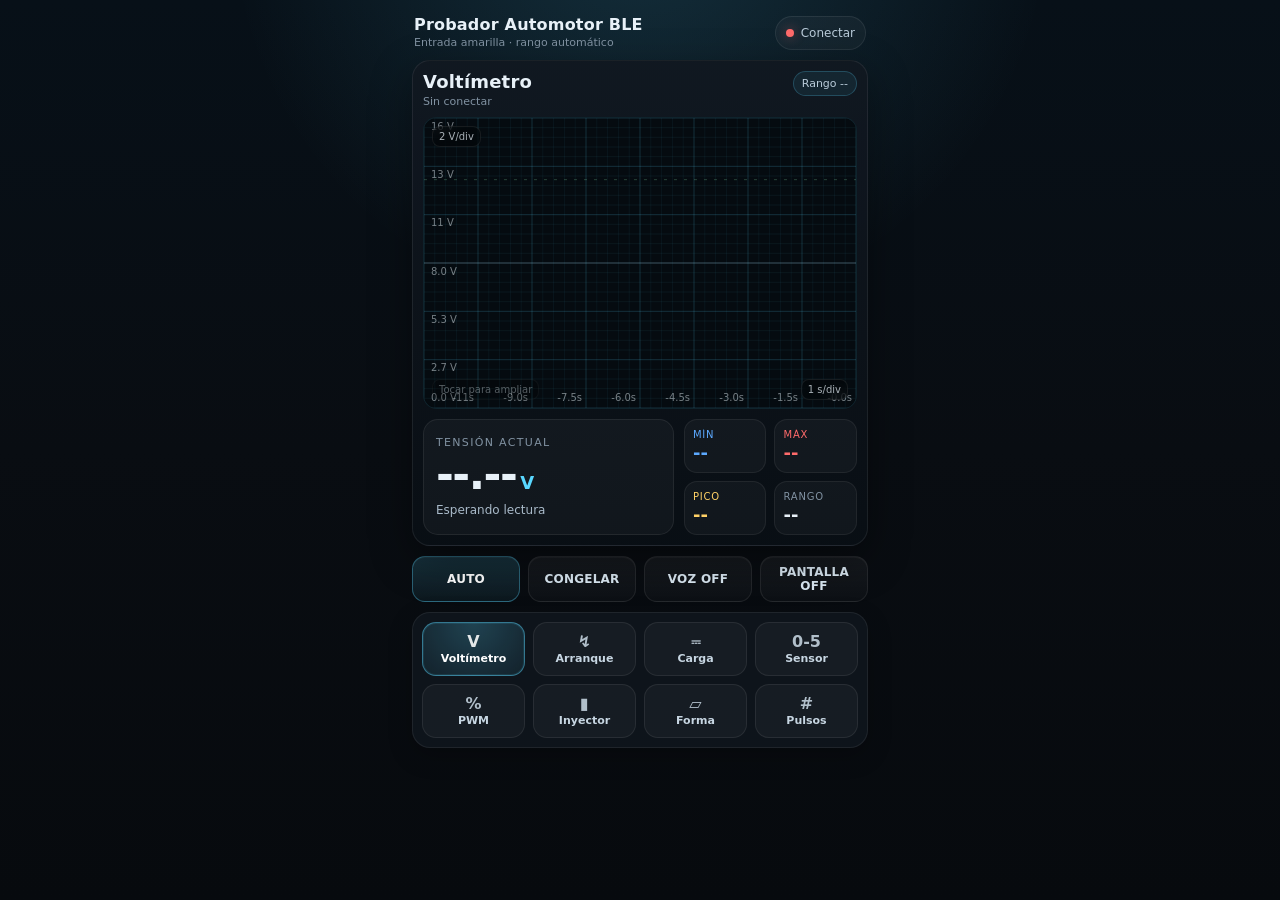
<file: index.html>
<!doctype html>
<html lang="es">
<head>
  <meta charset="utf-8">
  <title>Probador Automotor BLE</title>
  <meta name="viewport" content="width=device-width, initial-scale=1, viewport-fit=cover">
  <meta name="theme-color" content="#090d12">
  <link rel="manifest" href="./manifest.json">
  <link rel="stylesheet" href="./style.css">
</head>
<body>
  <main class="app">
    <section class="topbar">
      <div class="brand">
        <strong>Probador Automotor BLE</strong>
        <span id="subTitle">Entrada amarilla · rango automático</span>
      </div>
      <button id="connectBtn" class="statusBtn" type="button">
        <span id="statusDot" class="dot off"></span>
        <span id="connText">Conectar</span>
      </button>
    </section>

    <section id="installBox" class="install-box hidden" aria-live="polite">
      <div class="install-copy">
        <strong id="installTitle">Instalar acceso directo</strong>
        <span id="installText">Abrí el instrumento desde el ícono del celular.</span>
      </div>
      <button id="installBtn" class="install-btn" type="button">INSTALAR</button>
      <button id="installClose" class="install-close" type="button" aria-label="Ocultar instalación">×</button>
    </section>

    <section class="scope-card">
      <div class="scope-header">
        <div>
          <div class="mode-title" id="modeTitle">Voltímetro</div>
          <div class="status-line" id="status">Sin conectar</div>
        </div>
        <div class="range-pill" id="rangePill">Rango --</div>
      </div>

      <div class="canvas-wrap" id="chartOpenArea" role="button" tabindex="0" aria-label="Abrir gráfico ampliado">
        <canvas id="chart"></canvas>
        <div class="axis-badge v" id="vScale">Auto V/div</div>
        <div class="axis-badge t" id="tScale">Tiempo</div>
        <div class="tap-hint">Tocar para ampliar</div>
      </div>

      <div class="readout">
        <div class="main-value">
          <div class="label" id="mainLabel">Tensión actual</div>
          <div><span class="value" id="voltage">--.--</span><span class="unit" id="mainUnit">V</span></div>
          <div class="sub" id="mainSub">Esperando lectura</div>
        </div>
        <div class="metric-grid">
          <div class="metric"><div class="k" id="m1k">Mín</div><div class="v" id="m1v">--</div></div>
          <div class="metric"><div class="k" id="m2k">Máx</div><div class="v" id="m2v">--</div></div>
          <div class="metric"><div class="k" id="m3k">Pico</div><div class="v" id="m3v">--</div></div>
          <div class="metric"><div class="k" id="m4k">Rango</div><div class="v" id="m4v">--</div></div>
        </div>
      </div>
    </section>

    <section class="actions" id="actions">
      <button id="autoBtn" class="act primary" type="button">AUTO</button>
      <button id="freezeBtn" class="act" type="button">CONGELAR</button>
      <button id="voiceBtn" class="act" type="button">VOZ OFF</button>
      <button id="wakeBtn" class="act" type="button">PANTALLA OFF</button>
    </section>

    <section class="mode-card">
      <div class="modes" id="modes"></div>
    </section>

    <div class="hidden-telemetry" aria-hidden="true">
      <span id="bleState">inactivo</span>
      <span id="samples">0</span>
      <span id="lastRaw">---</span>
      <span id="range">RANGO --</span>
      <span id="connState">---</span>
      <span id="badge">OFF</span>
    </div>
  </main>

  <section id="installHelp" class="install-help" aria-hidden="true">
    <div class="install-help-panel" role="dialog" aria-modal="true" aria-label="Instalar en iPhone">
      <button id="installHelpClose" class="icon-close" type="button" aria-label="Cerrar ayuda">×</button>
      <h2>Instalar en iPhone</h2>
      <p>Desde Safari, tocá <b>Compartir</b> y luego <b>Agregar a pantalla de inicio</b>.</p>
      <button id="installHelpOk" class="act primary" type="button">ENTENDIDO</button>
    </div>
  </section>

  <section id="chartOverlay" class="chart-overlay" aria-hidden="true">
    <div class="chart-full-panel" role="dialog" aria-modal="true" aria-label="Gráfico ampliado">
      <div class="chart-full-header">
        <div>
          <div class="chart-full-title" id="fullTitle">Voltímetro</div>
          <div class="chart-full-sub" id="fullSub">Entrada amarilla</div>
        </div>
        <button id="fullClose" class="icon-close" type="button" aria-label="Cerrar gráfico">×</button>
      </div>

      <div class="chart-full-wrap">
        <canvas id="chartFull"></canvas>
      </div>

      <div class="chart-full-metrics">
        <div class="full-metric min"><span>Min</span><b id="fullMin">--</b></div>
        <div class="full-metric max"><span>Max</span><b id="fullMax">--</b></div>
        <div class="full-metric pico"><span>Pico</span><b id="fullPico">--</b></div>
        <div class="full-metric"><span id="fullExtraLabel">Rango</span><b id="fullExtra">--</b></div>
      </div>

      <div class="chart-full-actions">
        <button id="fullFreeze" class="act" type="button">CONGELAR</button>
        <button id="fullClear" class="act" type="button">LIMPIAR</button>
        <button id="fullClose2" class="act primary" type="button">CERRAR</button>
      </div>
    </div>
  </section>

  <script src="./app.js"></script>
</body>
</html>
</file>
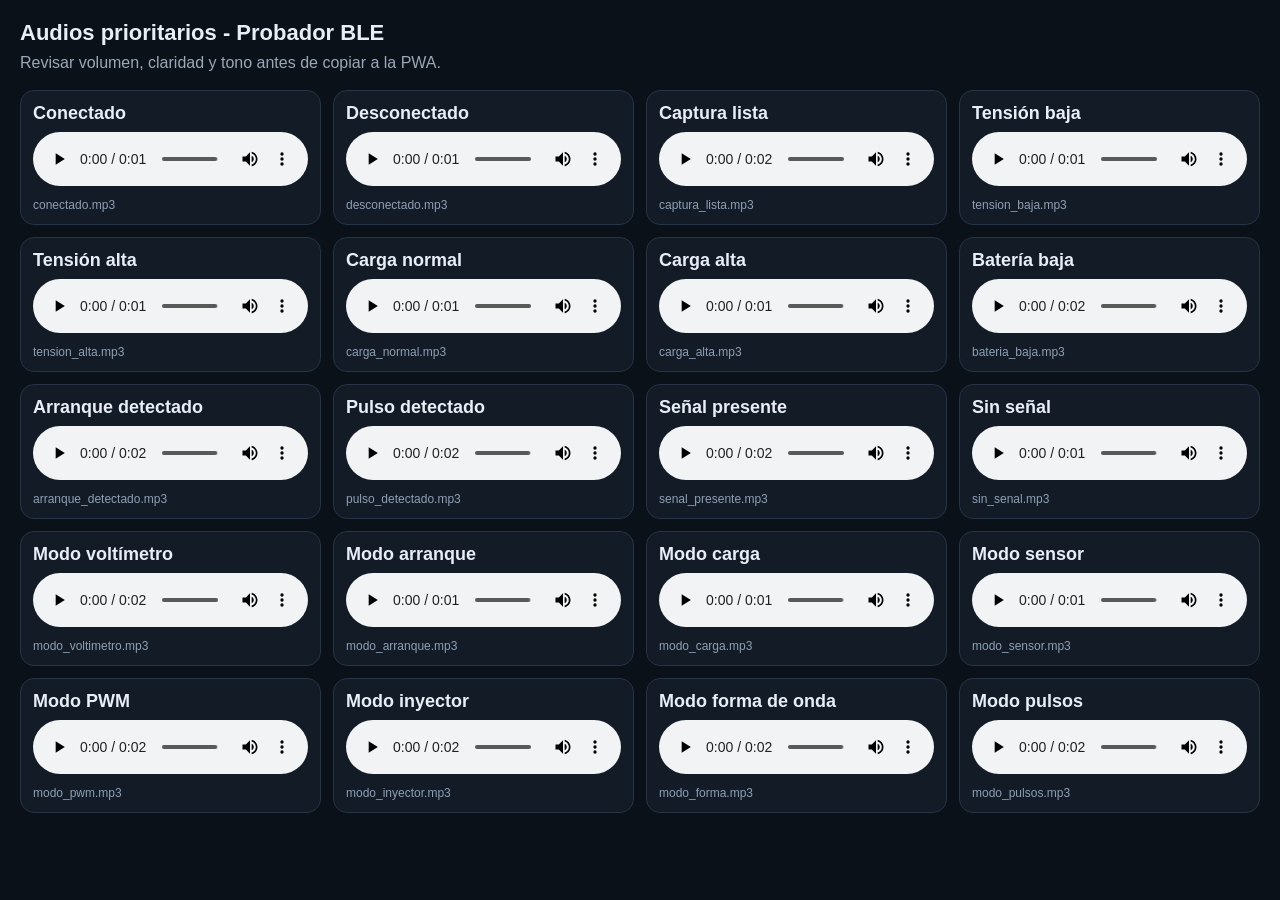
<file: audio/preview_audios_generados.html>
﻿<!doctype html>
<html lang="es">
<head>
<meta charset="utf-8">
<meta name="viewport" content="width=device-width, initial-scale=1">
<title>Preview audios Probador BLE</title>
<style>
body{margin:0;background:#0b1118;color:#e8eef7;font-family:Arial,Helvetica,sans-serif;padding:20px}
h1{font-size:22px;margin:0 0 8px}
p{color:#9ba8b8;margin:0 0 18px}
.grid{display:grid;grid-template-columns:repeat(auto-fit,minmax(250px,1fr));gap:12px}
.card{background:#121b26;border:1px solid #263445;border-radius:14px;padding:12px}
.label{font-size:18px;font-weight:700;margin-bottom:8px}
.file{font-size:12px;color:#8ea0b5;margin-top:8px}
audio{width:100%}
</style>
</head>
<body>
<h1>Audios prioritarios - Probador BLE</h1>
<p>Revisar volumen, claridad y tono antes de copiar a la PWA.</p>
<div class="grid">
    <div class="card">
      <div class="label">Conectado</div>
      <audio controls src="conectado.mp3"></audio>
      <div class="file">conectado.mp3</div>
    </div>
    <div class="card">
      <div class="label">Desconectado</div>
      <audio controls src="desconectado.mp3"></audio>
      <div class="file">desconectado.mp3</div>
    </div>
    <div class="card">
      <div class="label">Captura lista</div>
      <audio controls src="captura_lista.mp3"></audio>
      <div class="file">captura_lista.mp3</div>
    </div>
    <div class="card">
      <div class="label">Tensión baja</div>
      <audio controls src="tension_baja.mp3"></audio>
      <div class="file">tension_baja.mp3</div>
    </div>
    <div class="card">
      <div class="label">Tensión alta</div>
      <audio controls src="tension_alta.mp3"></audio>
      <div class="file">tension_alta.mp3</div>
    </div>
    <div class="card">
      <div class="label">Carga normal</div>
      <audio controls src="carga_normal.mp3"></audio>
      <div class="file">carga_normal.mp3</div>
    </div>
    <div class="card">
      <div class="label">Carga alta</div>
      <audio controls src="carga_alta.mp3"></audio>
      <div class="file">carga_alta.mp3</div>
    </div>
    <div class="card">
      <div class="label">Batería baja</div>
      <audio controls src="bateria_baja.mp3"></audio>
      <div class="file">bateria_baja.mp3</div>
    </div>
    <div class="card">
      <div class="label">Arranque detectado</div>
      <audio controls src="arranque_detectado.mp3"></audio>
      <div class="file">arranque_detectado.mp3</div>
    </div>
    <div class="card">
      <div class="label">Pulso detectado</div>
      <audio controls src="pulso_detectado.mp3"></audio>
      <div class="file">pulso_detectado.mp3</div>
    </div>
    <div class="card">
      <div class="label">Señal presente</div>
      <audio controls src="senal_presente.mp3"></audio>
      <div class="file">senal_presente.mp3</div>
    </div>
    <div class="card">
      <div class="label">Sin señal</div>
      <audio controls src="sin_senal.mp3"></audio>
      <div class="file">sin_senal.mp3</div>
    </div>
    <div class="card">
      <div class="label">Modo voltímetro</div>
      <audio controls src="modo_voltimetro.mp3"></audio>
      <div class="file">modo_voltimetro.mp3</div>
    </div>
    <div class="card">
      <div class="label">Modo arranque</div>
      <audio controls src="modo_arranque.mp3"></audio>
      <div class="file">modo_arranque.mp3</div>
    </div>
    <div class="card">
      <div class="label">Modo carga</div>
      <audio controls src="modo_carga.mp3"></audio>
      <div class="file">modo_carga.mp3</div>
    </div>
    <div class="card">
      <div class="label">Modo sensor</div>
      <audio controls src="modo_sensor.mp3"></audio>
      <div class="file">modo_sensor.mp3</div>
    </div>
    <div class="card">
      <div class="label">Modo PWM</div>
      <audio controls src="modo_pwm.mp3"></audio>
      <div class="file">modo_pwm.mp3</div>
    </div>
    <div class="card">
      <div class="label">Modo inyector</div>
      <audio controls src="modo_inyector.mp3"></audio>
      <div class="file">modo_inyector.mp3</div>
    </div>
    <div class="card">
      <div class="label">Modo forma de onda</div>
      <audio controls src="modo_forma.mp3"></audio>
      <div class="file">modo_forma.mp3</div>
    </div>
    <div class="card">
      <div class="label">Modo pulsos</div>
      <audio controls src="modo_pulsos.mp3"></audio>
      <div class="file">modo_pulsos.mp3</div>
    </div>

</div>
</body>
</html>
</file>
<file: style.css>
:root {
  color-scheme: dark;
  --bg:#090d12;
  --panel:#111821;
  --panel2:#0d131b;
  --line:#263544;
  --line2:#1a2630;
  --text:#e8f1f8;
  --muted:#8192a2;
  --accent:#59d7ff;
  --accent2:#8ee7a6;
  --warn:#ffd166;
  --danger:#ff6b6b;
  --min:#5ca9ff;
  --max:#ff6b6b;
  --pico:#ffd166;
  --shadow:0 14px 42px rgba(0,0,0,.38);
  --radius:18px;
}

* { box-sizing: border-box; -webkit-tap-highlight-color: transparent; }

html, body { min-height: 100%; margin: 0; background: var(--bg); color: var(--text); font-family: system-ui, -apple-system, BlinkMacSystemFont, "Segoe UI", sans-serif; overflow-x: hidden; }

body {
  background:
    radial-gradient(circle at 50% -10%, rgba(89,215,255,.16), transparent 35%),
    linear-gradient(180deg,#071018 0%, #090d12 50%, #070a0e 100%);
}

.app { max-width: 480px; margin: 0 auto; min-height: 100dvh; padding: 14px 12px 18px; display: flex; flex-direction: column; gap: 10px; }

.topbar { display: flex; align-items: center; justify-content: space-between; gap: 10px; padding: 2px 2px 0; }
.brand { display: flex; flex-direction: column; line-height: 1.05; min-width: 0; }
.brand strong { font-size: 16px; letter-spacing: .2px; font-weight: 720; white-space: nowrap; overflow: hidden; text-overflow: ellipsis; }
.brand span { font-size: 11px; color: var(--muted); margin-top: 3px; white-space: nowrap; overflow: hidden; text-overflow: ellipsis; }

.statusBtn { display: flex; align-items: center; gap: 7px; color: #b9cbd9; font-size: 12px; border: 1px solid rgba(255,255,255,.08); padding: 7px 10px; border-radius: 999px; background: rgba(255,255,255,.035); white-space: nowrap; min-height: 34px; }
.dot { width: 8px; height: 8px; border-radius: 50%; display: inline-block; background: var(--muted); }
.dot.on { background: var(--accent2); box-shadow: 0 0 12px var(--accent2); }
.dot.off { background: var(--danger); box-shadow: 0 0 12px rgba(255,107,107,.45); }

.scope-card { background: linear-gradient(180deg,rgba(17,24,33,.96),rgba(9,15,21,.96)); border: 1px solid rgba(255,255,255,.075); border-radius: var(--radius); box-shadow: var(--shadow); padding: 10px; position: relative; overflow: hidden; }
.scope-header { display: flex; align-items: flex-start; justify-content: space-between; gap: 8px; margin-bottom: 8px; }
.mode-title { font-size: 18px; font-weight: 760; letter-spacing: .2px; }
.status-line { font-size: 11px; color: var(--muted); margin-top: 3px; min-height: 14px; }
.range-pill { font-size: 11px; color: #b9cbd9; border: 1px solid rgba(89,215,255,.22); background: rgba(89,215,255,.075); padding: 5px 8px; border-radius: 999px; white-space: nowrap; }

.canvas-wrap { height: 292px; border-radius: 14px; overflow: hidden; border: 1px solid rgba(89,215,255,.12); background: #050b10; position: relative; cursor: zoom-in; }
canvas { width: 100%; height: 100%; display: block; }
.axis-badge { position: absolute; font-size: 10px; color: rgba(232,241,248,.72); background: rgba(0,0,0,.35); border: 1px solid rgba(255,255,255,.08); border-radius: 8px; padding: 4px 6px; backdrop-filter: blur(6px); }
.axis-badge.v { left: 8px; top: 8px; }
.axis-badge.t { right: 8px; bottom: 8px; }
.tap-hint { position: absolute; left: 8px; bottom: 8px; font-size: 10px; color: rgba(232,241,248,.50); background: rgba(0,0,0,.28); border: 1px solid rgba(255,255,255,.06); border-radius: 8px; padding: 4px 6px; opacity: .72; }

.readout { display: grid; grid-template-columns: 1.45fr 1fr; gap: 10px; align-items: stretch; margin-top: 10px; }
.main-value { background: rgba(255,255,255,.035); border: 1px solid rgba(255,255,255,.075); border-radius: 15px; padding: 12px; min-height: 92px; display: flex; flex-direction: column; justify-content: center; }
.main-value .label { font-size: 11px; color: var(--muted); text-transform: uppercase; letter-spacing: .12em; margin-bottom: 4px; }
.main-value .value { font-size: 43px; line-height: 1; font-weight: 790; letter-spacing: -1.5px; font-variant-numeric: tabular-nums; }
.main-value .unit { font-size: 18px; color: var(--accent); margin-left: 4px; font-weight: 650; }
.main-value .sub { font-size: 12px; color: #a9bac9; margin-top: 7px; min-height: 16px; }
.metric-grid { display: grid; grid-template-columns: 1fr 1fr; gap: 8px; }
.metric { background: rgba(255,255,255,.035); border: 1px solid rgba(255,255,255,.065); border-radius: 13px; padding: 9px 8px; min-height: 42px; }
.metric .k { font-size: 10px; color: var(--muted); letter-spacing: .08em; text-transform: uppercase; white-space: nowrap; overflow: hidden; text-overflow: ellipsis; }
.metric .v { font-size: 18px; font-weight: 740; margin-top: 2px; font-variant-numeric: tabular-nums; white-space: nowrap; }
.metric.min .k, .metric.min .v { color: var(--min); }
.metric.max .k, .metric.max .v { color: var(--max); }
.metric.pico .k, .metric.pico .v { color: var(--pico); }

.actions { display: grid; grid-template-columns: repeat(4,1fr); gap: 8px; }
button { font-family: inherit; color: var(--text); border: none; background: transparent; cursor: pointer; }
.act { min-height: 42px; border-radius: 13px; border: 1px solid rgba(255,255,255,.08); background: linear-gradient(180deg,rgba(255,255,255,.055),rgba(255,255,255,.025)); font-size: 12px; font-weight: 680; letter-spacing: .02em; color: #dceaf5; box-shadow: inset 0 1px 0 rgba(255,255,255,.04); padding: 8px; }
.act.primary { border-color: rgba(89,215,255,.35); background: linear-gradient(180deg,rgba(89,215,255,.18),rgba(89,215,255,.06)); color: white; }
.act.on { border-color: rgba(142,231,166,.4); background: linear-gradient(180deg,rgba(142,231,166,.17),rgba(142,231,166,.05)); }
.act:active, .mode:active, .statusBtn:active { transform: translateY(1px); filter: brightness(1.15); }

.mode-card { background: rgba(17,24,33,.72); border: 1px solid rgba(255,255,255,.07); border-radius: var(--radius); padding: 9px; box-shadow: 0 8px 24px rgba(0,0,0,.22); }
.modes { display: grid; grid-template-columns: repeat(4,1fr); gap: 8px; }
.mode { height: 54px; border-radius: 14px; border: 1px solid rgba(255,255,255,.08); background: rgba(255,255,255,.035); display: flex; flex-direction: column; align-items: center; justify-content: center; gap: 2px; font-size: 11px; color: #c7d6e2; font-weight: 650; }
.mode .ico { font-size: 16px; line-height: 1; opacity: .88; }
.mode.active { border-color: rgba(89,215,255,.46); background: radial-gradient(circle at 50% 0%,rgba(89,215,255,.24),rgba(89,215,255,.07)); color: #ffffff; box-shadow: 0 0 0 1px rgba(89,215,255,.10) inset; }

.hidden-telemetry { display: none; }

body.chart-open { overflow: hidden; }
.chart-overlay { position: fixed; inset: 0; z-index: 50; background: radial-gradient(circle at 50% 0%, rgba(89,215,255,.12), transparent 34%), rgba(3,7,11,.96); backdrop-filter: blur(8px); display: none; padding: max(10px, env(safe-area-inset-top)) max(10px, env(safe-area-inset-right)) max(12px, env(safe-area-inset-bottom)) max(10px, env(safe-area-inset-left)); }
.chart-overlay.active { display: flex; }
.chart-full-panel { width: min(100%, 900px); margin: 0 auto; display: grid; grid-template-rows: auto minmax(0,1fr) auto auto; gap: 10px; min-height: 100%; }
.chart-full-header { display: flex; justify-content: space-between; align-items: center; gap: 12px; padding: 2px 2px 0; }
.chart-full-title { font-size: 18px; font-weight: 780; letter-spacing: .2px; }
.chart-full-sub { margin-top: 2px; font-size: 11px; color: var(--muted); }
.icon-close { width: 42px; height: 42px; border-radius: 14px; border: 1px solid rgba(255,255,255,.09); background: rgba(255,255,255,.055); color: var(--text); font-size: 30px; line-height: 1; display: grid; place-items: center; }
.chart-full-wrap { min-height: 310px; border-radius: 18px; overflow: hidden; border: 1px solid rgba(89,215,255,.16); background: #050b10; box-shadow: var(--shadow); }
.chart-full-wrap canvas { width: 100%; height: 100%; display: block; }
.chart-full-metrics { display: grid; grid-template-columns: repeat(4,1fr); gap: 8px; }
.full-metric { border-radius: 14px; border: 1px solid rgba(255,255,255,.075); background: rgba(255,255,255,.04); padding: 10px 9px; min-height: 54px; }
.full-metric span { display: block; color: var(--muted); font-size: 10px; letter-spacing: .11em; text-transform: uppercase; margin-bottom: 4px; }
.full-metric b { font-size: 18px; font-variant-numeric: tabular-nums; white-space: nowrap; }
.full-metric.min span, .full-metric.min b { color: var(--min); }
.full-metric.max span, .full-metric.max b { color: var(--max); }
.full-metric.pico span, .full-metric.pico b { color: var(--pico); }
.chart-full-actions { display: grid; grid-template-columns: repeat(3,1fr); gap: 8px; }

@media (max-width: 380px) {
  .app { padding: 10px 9px 14px; gap: 8px; }
  .canvas-wrap { height: 255px; }
  .readout { grid-template-columns: 1fr; }
  .main-value { min-height: 82px; }
  .main-value .value { font-size: 39px; }
  .actions { grid-template-columns: repeat(2,1fr); }
  .modes { grid-template-columns: repeat(4,1fr); gap: 6px; }
  .mode { height: 50px; font-size: 10px; }
  .metric-grid { grid-template-columns: repeat(4,1fr); }
  .metric { min-height: 38px; padding: 7px 6px; }
  .metric .v { font-size: 14px; }
  .metric .k { font-size: 9px; }
  .chart-full-metrics { grid-template-columns: repeat(2,1fr); }
}

@media (orientation: landscape) and (max-height: 520px) {
  .chart-full-panel { grid-template-rows: auto minmax(0,1fr) auto; grid-template-columns: minmax(0,1fr) 190px; gap: 10px; }
  .chart-full-header { grid-column: 1 / -1; }
  .chart-full-wrap { min-height: 0; }
  .chart-full-metrics { grid-template-columns: 1fr; align-self: stretch; }
  .chart-full-actions { grid-column: 1 / -1; }
}


/* Instalación PWA v3 */
.hidden { display: none !important; }
.install-box {
  display: grid;
  grid-template-columns: 1fr auto auto;
  align-items: center;
  gap: 8px;
  border: 1px solid rgba(89,215,255,.18);
  background: linear-gradient(180deg,rgba(89,215,255,.10),rgba(255,255,255,.025));
  border-radius: 15px;
  padding: 9px 8px 9px 11px;
  box-shadow: inset 0 1px 0 rgba(255,255,255,.04);
}
.install-copy { min-width: 0; display: flex; flex-direction: column; line-height: 1.1; }
.install-copy strong { font-size: 12px; font-weight: 740; color: var(--text); }
.install-copy span { font-size: 11px; color: var(--muted); margin-top: 3px; white-space: nowrap; overflow: hidden; text-overflow: ellipsis; }
.install-btn {
  min-height: 34px;
  padding: 7px 11px;
  border-radius: 999px;
  font-size: 11px;
  font-weight: 760;
  letter-spacing: .04em;
  color: white;
  border: 1px solid rgba(89,215,255,.38);
  background: linear-gradient(180deg,rgba(89,215,255,.20),rgba(89,215,255,.07));
}
.install-close {
  width: 30px;
  height: 30px;
  border-radius: 50%;
  color: rgba(232,241,248,.72);
  border: 1px solid rgba(255,255,255,.08);
  background: rgba(255,255,255,.035);
  font-size: 18px;
  line-height: 1;
}
.install-help {
  position: fixed;
  inset: 0;
  display: none;
  align-items: center;
  justify-content: center;
  padding: 18px;
  background: rgba(0,0,0,.72);
  z-index: 40;
}
.install-help.active { display: flex; }
.install-help-panel {
  position: relative;
  width: min(420px, 100%);
  border-radius: 20px;
  border: 1px solid rgba(255,255,255,.10);
  background: linear-gradient(180deg,#111821,#070d12);
  box-shadow: var(--shadow);
  padding: 22px 18px 18px;
}
.install-help-panel h2 { margin: 0 0 8px; font-size: 20px; }
.install-help-panel p { margin: 0 0 18px; color: #b8c9d8; line-height: 1.45; font-size: 14px; }
.install-help-panel .act { width: 100%; }
</file>
